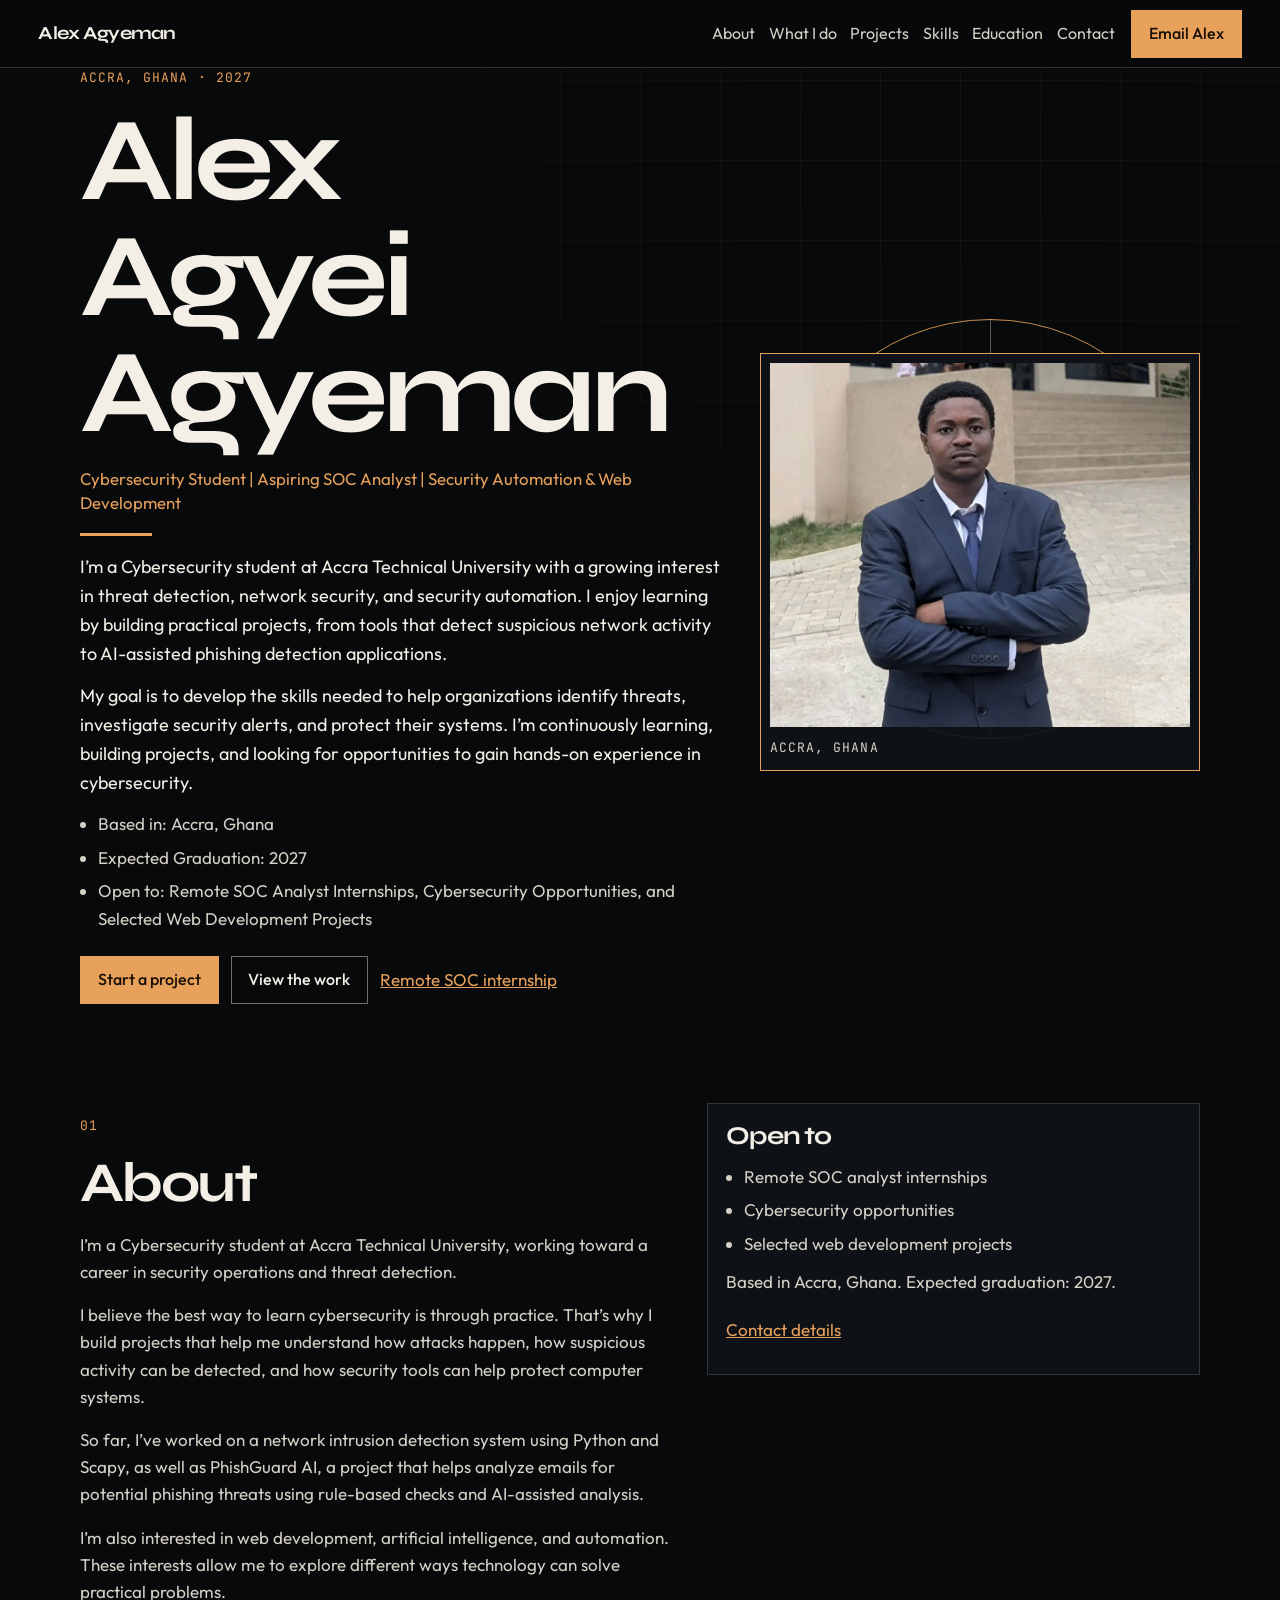
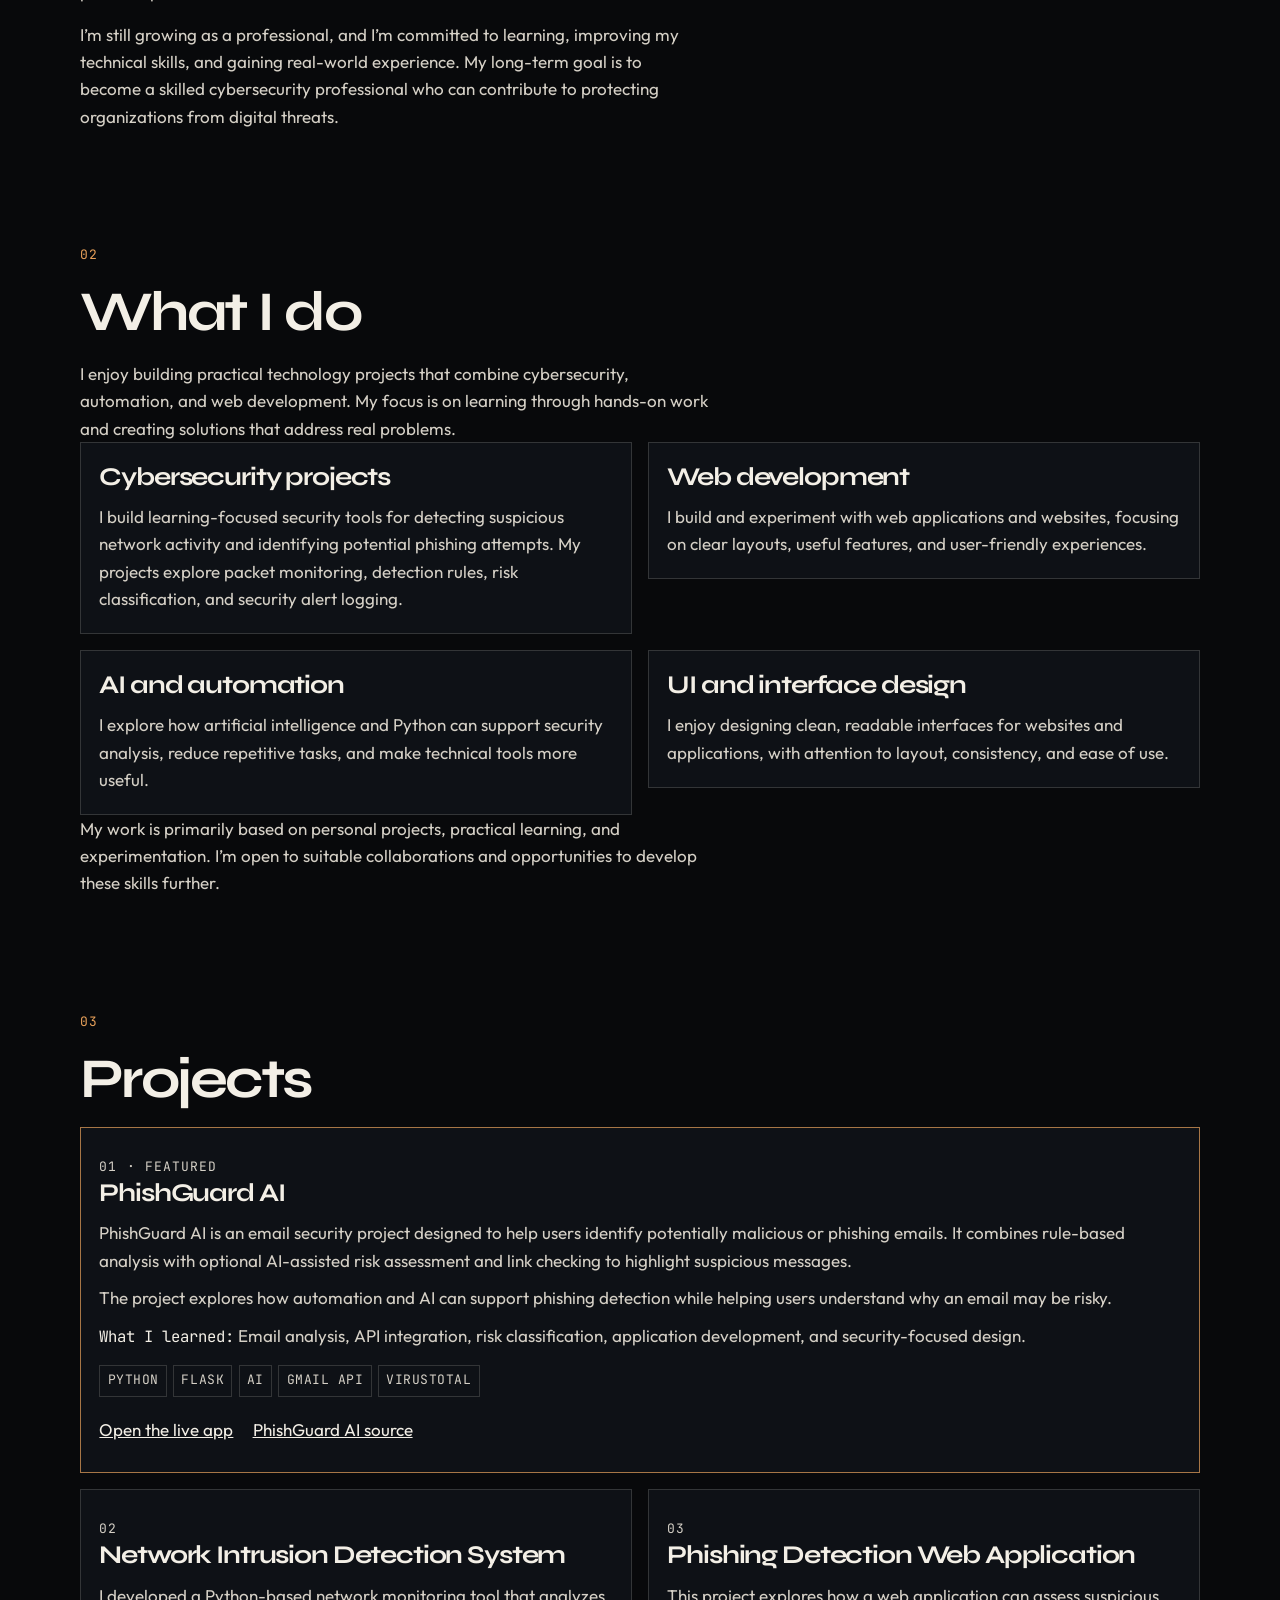
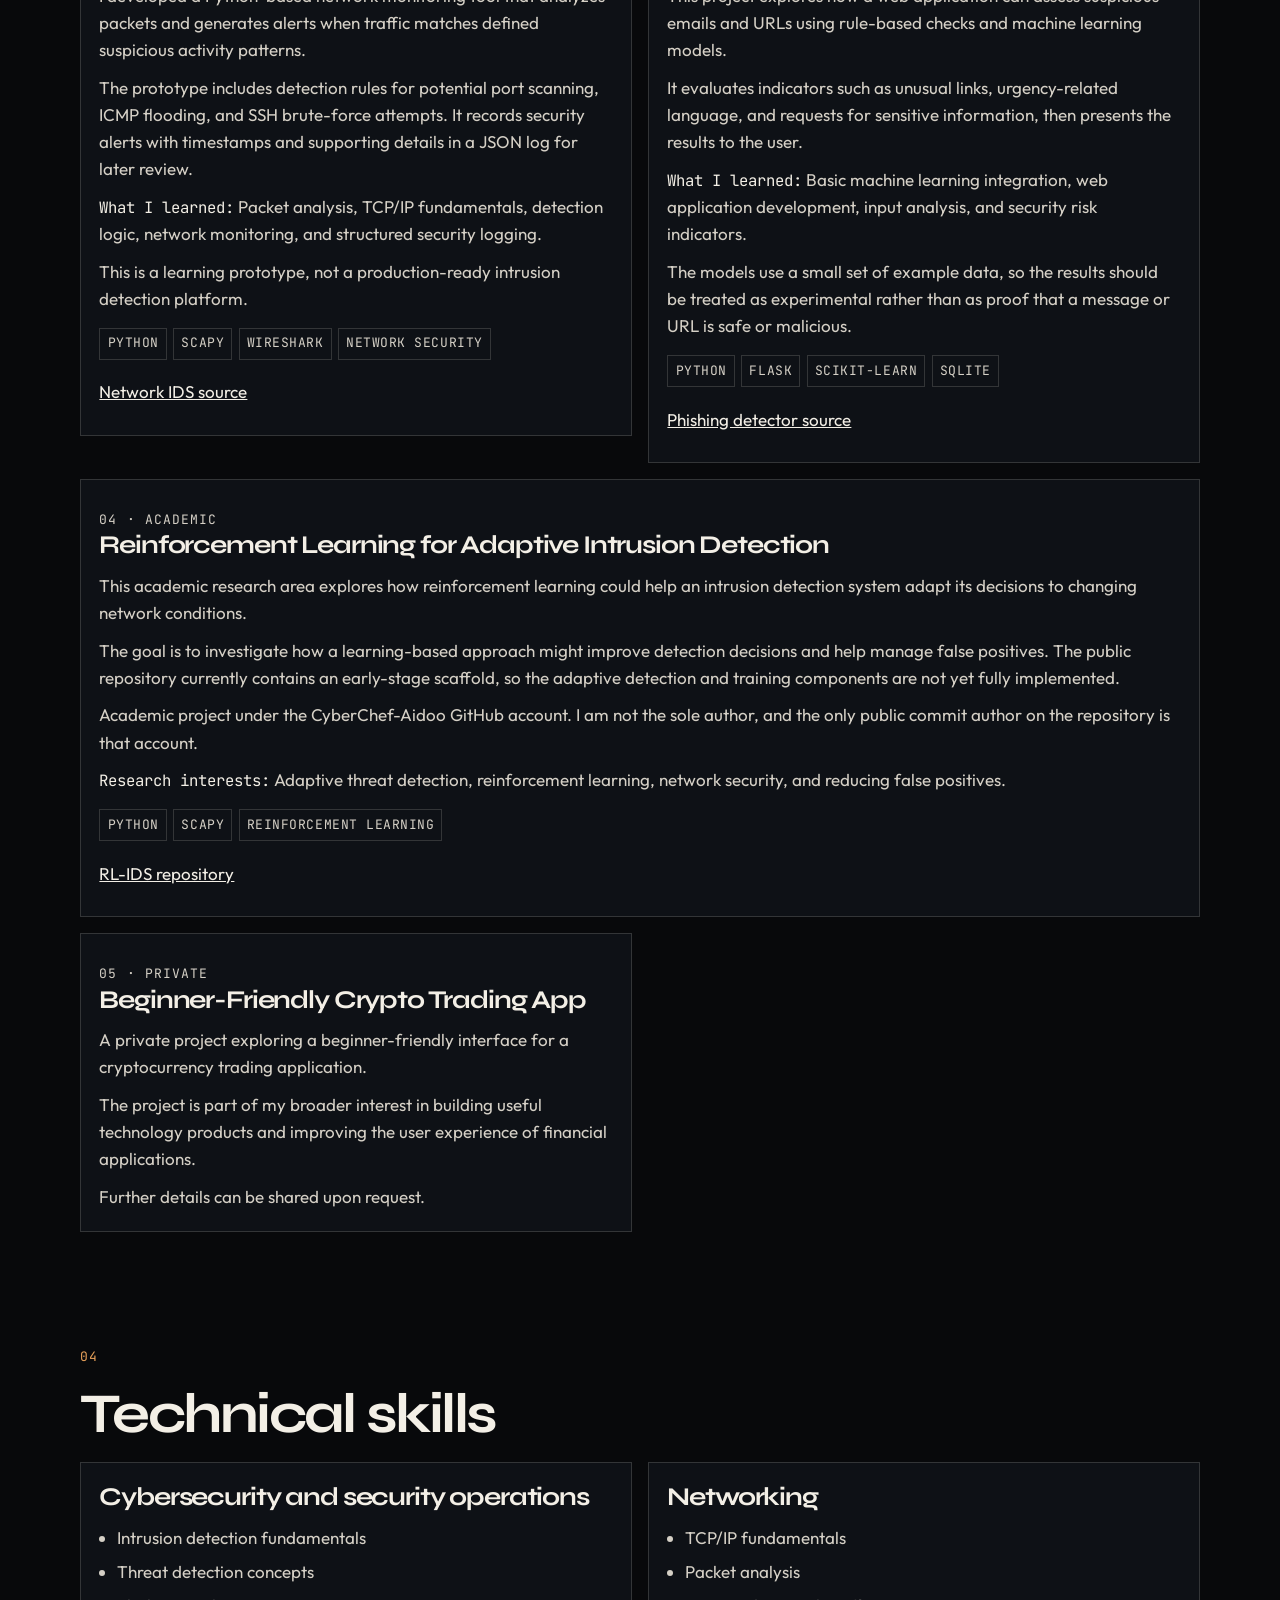
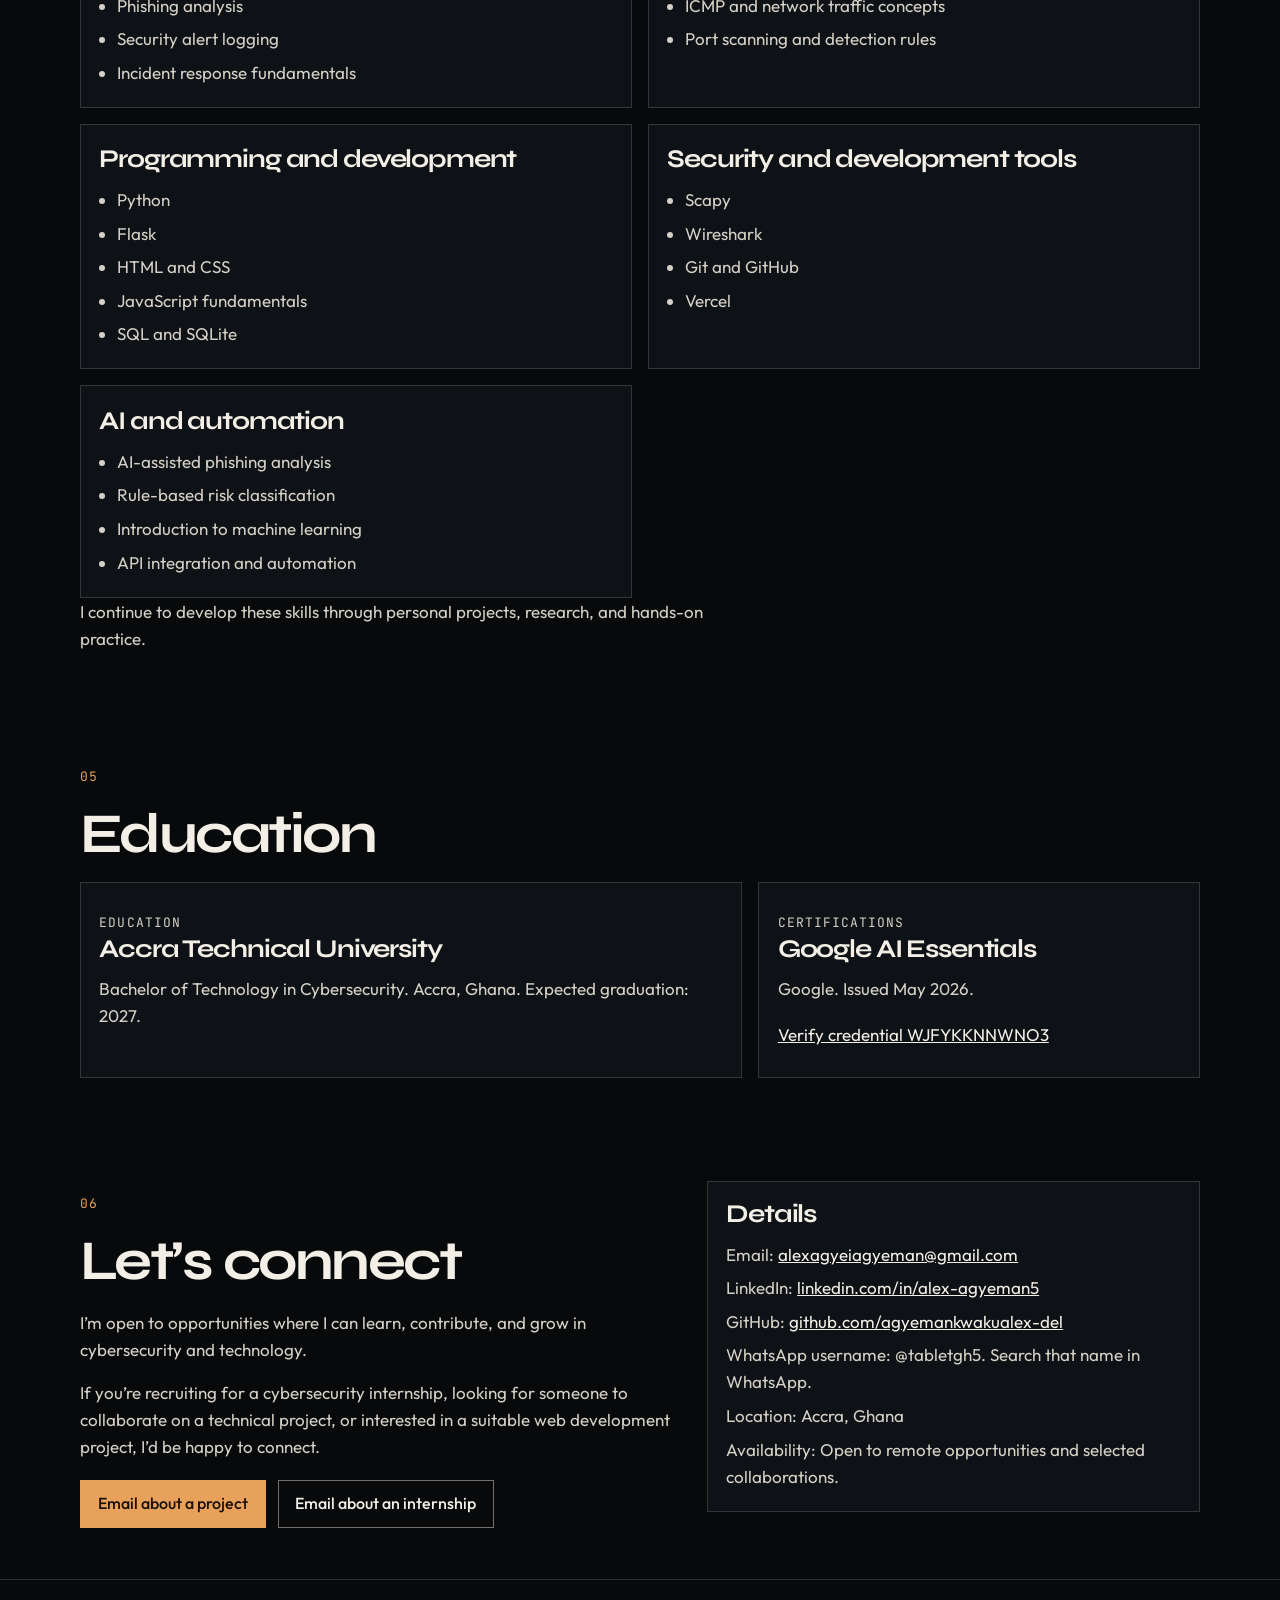
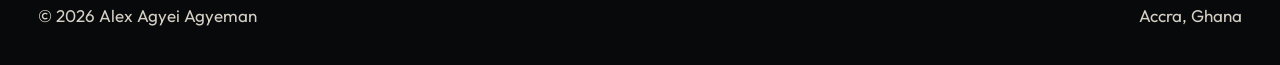
<file: index.html>
<!DOCTYPE html>
<html lang="en">
<head>
  <meta charset="utf-8">
  <meta name="viewport" content="width=device-width, initial-scale=1">
  <title>Alex Agyei Agyeman — Aspiring SOC Analyst</title>
  <meta name="description" content="Aspiring SOC analyst and cybersecurity student in Accra. Threat detection, network security, and security automation.">
  <meta name="author" content="Alex Agyei Agyeman">
  <meta name="theme-color" content="#08090b">
  <meta name="robots" content="index, follow">
  <link rel="canonical" href="https://alex-agyeman.vercel.app/">
  <link rel="me" href="https://github.com/agyemankwakualex-del">
  <link rel="me" href="https://www.linkedin.com/in/alex-agyeman5">
  <meta property="og:title" content="Alex Agyei Agyeman — Aspiring SOC Analyst">
  <meta property="og:description" content="Aspiring SOC analyst and cybersecurity student in Accra. Threat detection, network security, and security automation.">
  <meta property="og:type" content="website">
  <meta property="og:url" content="https://alex-agyeman.vercel.app/">
  <meta property="og:image" content="https://alex-agyeman.vercel.app/assets/og.jpg">
  <meta property="og:image:width" content="1200">
  <meta property="og:image:height" content="630">
  <meta property="og:image:alt" content="Alex Agyei Agyeman, aspiring SOC analyst and cybersecurity student in Accra, Ghana.">
  <meta name="twitter:card" content="summary_large_image">
  <meta name="twitter:title" content="Alex Agyei Agyeman — Aspiring SOC Analyst">
  <meta name="twitter:description" content="Aspiring SOC analyst and cybersecurity student in Accra. Threat detection, network security, and security automation.">
  <meta name="twitter:image" content="https://alex-agyeman.vercel.app/assets/og.jpg">
  <meta name="twitter:image:alt" content="Alex Agyei Agyeman, aspiring SOC analyst and cybersecurity student in Accra, Ghana.">
  <link rel="icon" href="favicon.svg" type="image/svg+xml">
  <link rel="icon" href="favicon.ico" sizes="48x48">
  <link rel="apple-touch-icon" href="apple-touch-icon.png">
  <link rel="preload" href="assets/fonts/syne-latin-700-normal.woff2" as="font" type="font/woff2" crossorigin>
  <link rel="preload" href="assets/fonts/outfit-latin-400-normal.woff2" as="font" type="font/woff2" crossorigin>
  <link rel="preload" href="assets/alex-agyei-agyeman.webp" as="image" type="image/webp" fetchpriority="high">
  <link rel="stylesheet" href="css/styles.css">
  <script type="application/ld+json">
  {
    "@context": "https://schema.org",
    "@type": "Person",
    "name": "Alex Agyei Agyeman",
    "url": "https://alex-agyeman.vercel.app/",
    "image": "https://alex-agyeman.vercel.app/assets/alex-agyei-agyeman.jpg",
    "email": "alexagyeiagyeman@gmail.com",
    "jobTitle": "Aspiring SOC Analyst and Cybersecurity Student",
    "description": "Aspiring SOC analyst and cybersecurity student at Accra Technical University in Accra, Ghana.",
    "address": {
      "@type": "PostalAddress",
      "addressLocality": "Accra",
      "addressCountry": "GH"
    },
    "alumniOf": {
      "@type": "CollegeOrUniversity",
      "name": "Accra Technical University"
    },
    "hasCredential": {
      "@type": "EducationalOccupationalCredential",
      "name": "Google AI Essentials",
      "credentialCategory": "certificate",
      "dateIssued": "2026-05",
      "identifier": "WJFYKKNNWNO3",
      "url": "https://www.coursera.org/account/accomplishments/verify/WJFYKKNNWNO3"
    },
    "knowsAbout": [
      "Cybersecurity",
      "Security operations",
      "Threat detection",
      "Network security",
      "Phishing analysis",
      "Web development",
      "Artificial intelligence"
    ],
    "sameAs": [
      "https://www.linkedin.com/in/alex-agyeman5",
      "https://github.com/agyemankwakualex-del"
    ]
  }
  </script>
  <script>
    (function () {
      var root = document.documentElement;
      root.classList.add("js");
      var reduce = false;
      try { reduce = window.matchMedia("(prefers-reduced-motion: reduce)").matches; } catch (e) {}
      var conn = navigator.connection || navigator.mozConnection || navigator.webkitConnection || {};
      var lowMem = navigator.deviceMemory && navigator.deviceMemory <= 2;
      var lowCores = navigator.hardwareConcurrency && navigator.hardwareConcurrency <= 2;
      var low = !!(conn.saveData || lowMem || lowCores);
      var gl = false;
      try {
        var test = document.createElement("canvas");
        var ctx = test.getContext("webgl2") || test.getContext("webgl") || test.getContext("experimental-webgl");
        gl = !!ctx;
        if (ctx) {
          var lose = ctx.getExtension("WEBGL_lose_context");
          if (lose) lose.loseContext();
        }
      } catch (err) {}
      root.classList.add(!reduce && !low && gl ? "is-3d" : "is-static");
    })();
  </script>
</head>
<body>
  <a class="skip" href="#content">Skip to content</a>
  <div class="progress" aria-hidden="true"><span></span></div>
  <canvas id="scene" aria-hidden="true"></canvas>

  <header class="site-header">
    <a class="wordmark" href="#top">Alex Agyeman</a>
    <nav id="site-nav" aria-label="Primary">
      <button class="nav-toggle" type="button" aria-expanded="false" aria-controls="nav-list">
        <span class="nav-toggle-label">Menu</span>
      </button>
      <ul id="nav-list" class="nav-list">
        <li><a href="#about">About</a></li>
        <li><a href="#services">What I do</a></li>
        <li><a href="#work">Projects</a></li>
        <li><a href="#skills">Skills</a></li>
        <li><a href="#education">Education</a></li>
        <li><a href="#contact">Contact</a></li>
      </ul>
    </nav>
    <a class="header-cta button button-primary" href="mailto:alexagyeiagyeman@gmail.com?subject=Freelance%20project">Email Alex</a>
  </header>

  <main id="content">
    <section class="hero" id="top">
      <div class="panel" data-panel>
        <div class="hero-grid">
          <div class="hero-copy reveal">
            <p class="kicker">Accra, Ghana · 2027</p>
            <h1>
              <span>Alex</span>
              <span>Agyei</span>
              <span>Agyeman</span>
            </h1>
            <p class="hero-role">Cybersecurity Student | Aspiring SOC Analyst | Security Automation &amp; Web Development</p>
            <hr class="hero-rule">
            <p class="lede">I’m a Cybersecurity student at Accra Technical University with a growing interest in threat detection, network security, and security automation. I enjoy learning by building practical projects, from tools that detect suspicious network activity to AI-assisted phishing detection applications.</p>
            <p class="lede">My goal is to develop the skills needed to help organizations identify threats, investigate security alerts, and protect their systems. I’m continuously learning, building projects, and looking for opportunities to gain hands-on experience in cybersecurity.</p>
            <ul class="plain-list hero-facts">
              <li>Based in: Accra, Ghana</li>
              <li>Expected Graduation: 2027</li>
              <li>Open to: Remote SOC Analyst Internships, Cybersecurity Opportunities, and Selected Web Development Projects</li>
            </ul>
            <div class="actions">
              <a class="button button-primary" href="mailto:alexagyeiagyeman@gmail.com?subject=Freelance%20project">Start a project</a>
              <a class="button button-ghost" href="#work">View the work</a>
              <a class="text-link" href="#contact">Remote SOC internship</a>
            </div>
          </div>
          <div class="hero-visual reveal">
            <div class="hero-mark" aria-hidden="true">
              <span class="ring ring-a"></span>
              <span class="ring ring-b"></span>
              <span class="ring ring-c"></span>
              <span class="diamond"></span>
              <span class="cross"></span>
              <span class="core-dot"></span>
            </div>
            <figure class="portrait tilt" data-tilt>
              <picture>
                <source srcset="assets/alex-agyei-agyeman.webp" type="image/webp">
                <img src="assets/alex-agyei-agyeman.jpg" width="960" height="832" alt="Alex Agyei Agyeman in a navy suit and blue tie, standing outdoors with his arms crossed." fetchpriority="high">
              </picture>
              <figcaption>Accra, Ghana</figcaption>
            </figure>
          </div>
        </div>
      </div>
    </section>

    <section class="section" id="about">
      <div class="panel" data-panel>
        <div class="wrap split">
          <div class="reveal">
            <div class="section-heading">
              <p class="section-index">01</p>
              <h2>About</h2>
            </div>
            <p class="prose">I’m a Cybersecurity student at Accra Technical University, working toward a career in security operations and threat detection.</p>
            <p class="prose">I believe the best way to learn cybersecurity is through practice. That’s why I build projects that help me understand how attacks happen, how suspicious activity can be detected, and how security tools can help protect computer systems.</p>
            <p class="prose">So far, I’ve worked on a network intrusion detection system using Python and Scapy, as well as PhishGuard AI, a project that helps analyze emails for potential phishing threats using rule-based checks and AI-assisted analysis.</p>
            <p class="prose">I’m also interested in web development, artificial intelligence, and automation. These interests allow me to explore different ways technology can solve practical problems.</p>
            <p class="prose">I’m still growing as a professional, and I’m committed to learning, improving my technical skills, and gaining real-world experience. My long-term goal is to become a skilled cybersecurity professional who can contribute to protecting organizations from digital threats.</p>
          </div>
          <div class="reveal">
            <article class="contact-card">
              <h3>Open to</h3>
              <ul class="plain-list">
                <li>Remote SOC analyst internships</li>
                <li>Cybersecurity opportunities</li>
                <li>Selected web development projects</li>
              </ul>
              <p>Based in Accra, Ghana. Expected graduation: 2027.</p>
              <p><a class="text-link" href="#contact">Contact details</a></p>
            </article>
          </div>
        </div>
      </div>
    </section>

    <section class="section" id="services">
      <div class="panel" data-panel>
        <div class="wrap">
          <div class="section-heading reveal">
            <p class="section-index">02</p>
            <h2>What I do</h2>
          </div>
          <p class="prose reveal">I enjoy building practical technology projects that combine cybersecurity, automation, and web development. My focus is on learning through hands-on work and creating solutions that address real problems.</p>
          <div class="service-list">
            <div class="tilt" data-tilt>
              <article class="service">
                <h3>Cybersecurity projects</h3>
                <p>I build learning-focused security tools for detecting suspicious network activity and identifying potential phishing attempts. My projects explore packet monitoring, detection rules, risk classification, and security alert logging.</p>
              </article>
            </div>
            <div class="tilt" data-tilt>
              <article class="service">
                <h3>Web development</h3>
                <p>I build and experiment with web applications and websites, focusing on clear layouts, useful features, and user-friendly experiences.</p>
              </article>
            </div>
            <div class="tilt" data-tilt>
              <article class="service">
                <h3>AI and automation</h3>
                <p>I explore how artificial intelligence and Python can support security analysis, reduce repetitive tasks, and make technical tools more useful.</p>
              </article>
            </div>
            <div class="tilt" data-tilt>
              <article class="service">
                <h3>UI and interface design</h3>
                <p>I enjoy designing clean, readable interfaces for websites and applications, with attention to layout, consistency, and ease of use.</p>
              </article>
            </div>
          </div>
          <p class="prose reveal">My work is primarily based on personal projects, practical learning, and experimentation. I’m open to suitable collaborations and opportunities to develop these skills further.</p>
        </div>
      </div>
    </section>

    <section class="section" id="work">
      <div class="panel" data-panel>
        <div class="wrap">
          <div class="section-heading reveal">
            <p class="section-index">03</p>
            <h2>Projects</h2>
          </div>
          <div class="project-list">
            <div class="tilt span-2" data-tilt>
              <article class="project project-flagship" id="phishguard">
                <p class="project-index">01 · Featured</p>
                <h3>PhishGuard AI</h3>
                <p>PhishGuard AI is an email security project designed to help users identify potentially malicious or phishing emails. It combines rule-based analysis with optional AI-assisted risk assessment and link checking to highlight suspicious messages.</p>
                <p>The project explores how automation and AI can support phishing detection while helping users understand why an email may be risky.</p>
                <p><span class="meta">What I learned:</span> Email analysis, API integration, risk classification, application development, and security-focused design.</p>
                <ul class="chips" aria-label="PhishGuard AI tools">
                  <li>Python</li>
                  <li>Flask</li>
                  <li>AI</li>
                  <li>Gmail API</li>
                  <li>VirusTotal</li>
                </ul>
                <p class="project-links">
                  <a href="https://phishguard-ai-lemon.vercel.app" target="_blank" rel="noopener noreferrer">Open the live app<span class="sr"> (opens in a new tab)</span></a>
                  <a href="https://github.com/agyemankwakualex-del/phishguard-ai" target="_blank" rel="noopener noreferrer">PhishGuard AI source<span class="sr"> (opens in a new tab)</span></a>
                </p>
              </article>
            </div>

            <div class="tilt" data-tilt>
              <article class="project" id="network-ids">
                <p class="project-index">02</p>
                <h3>Network Intrusion Detection System</h3>
                <p>I developed a Python-based network monitoring tool that analyzes packets and generates alerts when traffic matches defined suspicious activity patterns.</p>
                <p>The prototype includes detection rules for potential port scanning, ICMP flooding, and SSH brute-force attempts. It records security alerts with timestamps and supporting details in a JSON log for later review.</p>
                <p><span class="meta">What I learned:</span> Packet analysis, TCP/IP fundamentals, detection logic, network monitoring, and structured security logging.</p>
                <p>This is a learning prototype, not a production-ready intrusion detection platform.</p>
                <ul class="chips" aria-label="Network intrusion detection tools">
                  <li>Python</li>
                  <li>Scapy</li>
                  <li>Wireshark</li>
                  <li>Network security</li>
                </ul>
                <p class="project-links">
                  <a href="https://github.com/agyemankwakualex-del/network-ids-project" target="_blank" rel="noopener noreferrer">Network IDS source<span class="sr"> (opens in a new tab)</span></a>
                </p>
              </article>
            </div>

            <div class="tilt" data-tilt>
              <article class="project" id="phishing-detector">
                <p class="project-index">03</p>
                <h3>Phishing Detection Web Application</h3>
                <p>This project explores how a web application can assess suspicious emails and URLs using rule-based checks and machine learning models.</p>
                <p>It evaluates indicators such as unusual links, urgency-related language, and requests for sensitive information, then presents the results to the user.</p>
                <p><span class="meta">What I learned:</span> Basic machine learning integration, web application development, input analysis, and security risk indicators.</p>
                <p>The models use a small set of example data, so the results should be treated as experimental rather than as proof that a message or URL is safe or malicious.</p>
                <ul class="chips" aria-label="Phishing detection tools">
                  <li>Python</li>
                  <li>Flask</li>
                  <li>Scikit-learn</li>
                  <li>SQLite</li>
                </ul>
                <p class="project-links">
                  <a href="https://github.com/agyemankwakualex-del/phishing-detector" target="_blank" rel="noopener noreferrer">Phishing detector source<span class="sr"> (opens in a new tab)</span></a>
                </p>
              </article>
            </div>

            <div class="tilt span-2" data-tilt>
              <article class="project" id="rl-ids">
                <p class="project-index">04 · Academic</p>
                <h3>Reinforcement Learning for Adaptive Intrusion Detection</h3>
                <p>This academic research area explores how reinforcement learning could help an intrusion detection system adapt its decisions to changing network conditions.</p>
                <p>The goal is to investigate how a learning-based approach might improve detection decisions and help manage false positives. The public repository currently contains an early-stage scaffold, so the adaptive detection and training components are not yet fully implemented.</p>
                <p>Academic project under the CyberChef-Aidoo GitHub account. I am not the sole author, and the only public commit author on the repository is that account.</p>
                <p><span class="meta">Research interests:</span> Adaptive threat detection, reinforcement learning, network security, and reducing false positives.</p>
                <ul class="chips" aria-label="Adaptive intrusion detection topics">
                  <li>Python</li>
                  <li>Scapy</li>
                  <li>Reinforcement learning</li>
                </ul>
                <p class="project-links">
                  <a href="https://github.com/CyberChef-Aidoo/RL_IDS" target="_blank" rel="noopener noreferrer">RL-IDS repository<span class="sr"> (opens in a new tab)</span></a>
                </p>
              </article>
            </div>

            <div class="tilt" data-tilt>
              <article class="project" id="crypto-app">
                <p class="project-index">05 · Private</p>
                <h3>Beginner-Friendly Crypto Trading App</h3>
                <p>A private project exploring a beginner-friendly interface for a cryptocurrency trading application.</p>
                <p>The project is part of my broader interest in building useful technology products and improving the user experience of financial applications.</p>
                <p>Further details can be shared upon request.</p>
              </article>
            </div>
          </div>
        </div>
      </div>
    </section>

    <section class="section" id="skills">
      <div class="panel" data-panel>
        <div class="wrap">
          <div class="section-heading reveal">
            <p class="section-index">04</p>
            <h2>Technical skills</h2>
          </div>
          <div class="skill-grid">
            <article class="skill reveal">
              <h3>Cybersecurity and security operations</h3>
              <ul>
                <li>Intrusion detection fundamentals</li>
                <li>Threat detection concepts</li>
                <li>Phishing analysis</li>
                <li>Security alert logging</li>
                <li>Incident response fundamentals</li>
              </ul>
            </article>
            <article class="skill reveal">
              <h3>Networking</h3>
              <ul>
                <li>TCP/IP fundamentals</li>
                <li>Packet analysis</li>
                <li>ICMP and network traffic concepts</li>
                <li>Port scanning and detection rules</li>
              </ul>
            </article>
            <article class="skill reveal">
              <h3>Programming and development</h3>
              <ul>
                <li>Python</li>
                <li>Flask</li>
                <li>HTML and CSS</li>
                <li>JavaScript fundamentals</li>
                <li>SQL and SQLite</li>
              </ul>
            </article>
            <article class="skill reveal">
              <h3>Security and development tools</h3>
              <ul>
                <li>Scapy</li>
                <li>Wireshark</li>
                <li>Git and GitHub</li>
                <li>Vercel</li>
              </ul>
            </article>
            <article class="skill reveal">
              <h3>AI and automation</h3>
              <ul>
                <li>AI-assisted phishing analysis</li>
                <li>Rule-based risk classification</li>
                <li>Introduction to machine learning</li>
                <li>API integration and automation</li>
              </ul>
            </article>
          </div>
          <p class="prose reveal">I continue to develop these skills through personal projects, research, and hands-on practice.</p>
        </div>
      </div>
    </section>

    <section class="section" id="education">
      <div class="panel" data-panel>
        <div class="wrap">
          <div class="section-heading reveal">
            <p class="section-index">05</p>
            <h2>Education</h2>
          </div>
          <div class="edu-grid">
            <article class="edu reveal">
              <p class="project-index">Education</p>
              <h3>Accra Technical University</h3>
              <p>Bachelor of Technology in Cybersecurity. Accra, Ghana. Expected graduation: 2027.</p>
            </article>
            <article class="edu reveal">
              <p class="project-index">Certifications</p>
              <h3>Google AI Essentials</h3>
              <p>Google. Issued May 2026.</p>
              <p class="project-links">
                <a href="https://www.coursera.org/account/accomplishments/verify/WJFYKKNNWNO3" target="_blank" rel="noopener noreferrer">Verify credential WJFYKKNNWNO3<span class="sr"> (opens in a new tab)</span></a>
              </p>
            </article>
          </div>
        </div>
      </div>
    </section>

    <section class="section" id="contact">
      <div class="panel" data-panel>
        <div class="wrap split">
          <div class="reveal">
            <div class="section-heading">
              <p class="section-index">06</p>
            <h2>Let’s connect</h2>
          </div>
          <p class="prose">I’m open to opportunities where I can learn, contribute, and grow in cybersecurity and technology.</p>
          <p class="prose">If you’re recruiting for a cybersecurity internship, looking for someone to collaborate on a technical project, or interested in a suitable web development project, I’d be happy to connect.</p>
          <div class="contact-actions">
            <a class="button button-primary" href="mailto:alexagyeiagyeman@gmail.com?subject=Freelance%20project">Email about a project</a>
            <a class="button button-ghost" href="mailto:alexagyeiagyeman@gmail.com?subject=Remote%20SOC%20analyst%20internship">Email about an internship</a>
          </div>
        </div>
        <div class="reveal">
          <article class="contact-card">
            <h3>Details</h3>
            <ul class="contact-list">
              <li>Email: <a href="mailto:alexagyeiagyeman@gmail.com">alexagyeiagyeman@gmail.com</a></li>
              <li>LinkedIn: <a href="https://www.linkedin.com/in/alex-agyeman5" target="_blank" rel="noopener noreferrer">linkedin.com/in/alex-agyeman5<span class="sr"> (opens in a new tab)</span></a></li>
              <li>GitHub: <a href="https://github.com/agyemankwakualex-del" target="_blank" rel="noopener noreferrer">github.com/agyemankwakualex-del<span class="sr"> (opens in a new tab)</span></a></li>
              <li>WhatsApp username: @tabletgh5. Search that name in WhatsApp.</li>
              <li>Location: Accra, Ghana</li>
              <li>Availability: Open to remote opportunities and selected collaborations.</li>
            </ul>
          </article>
        </div>
        </div>
      </div>
    </section>
  </main>

  <footer class="site-footer">
    <p>© 2026 Alex Agyei Agyeman</p>
    <p>Accra, Ghana</p>
  </footer>
  <script src="js/main.js" defer></script>
</body>
</html>
</file>
<file: css/styles.css>
@font-face {
  font-family: "Syne";
  font-style: normal;
  font-weight: 600;
  font-display: optional;
  src: url("../assets/fonts/syne-latin-600-normal.woff2") format("woff2");
}

@font-face {
  font-family: "Syne";
  font-style: normal;
  font-weight: 700;
  font-display: optional;
  src: url("../assets/fonts/syne-latin-700-normal.woff2") format("woff2");
}

@font-face {
  font-family: "Outfit";
  font-style: normal;
  font-weight: 400;
  font-display: optional;
  src: url("../assets/fonts/outfit-latin-400-normal.woff2") format("woff2");
}

@font-face {
  font-family: "Outfit";
  font-style: normal;
  font-weight: 500;
  font-display: optional;
  src: url("../assets/fonts/outfit-latin-500-normal.woff2") format("woff2");
}

@font-face {
  font-family: "JetBrains Mono";
  font-style: normal;
  font-weight: 400;
  font-display: optional;
  src: url("../assets/fonts/jetbrains-mono-latin-400-normal.woff2") format("woff2");
}

:root {
  --ink: #08090b;
  --ink-2: #101318;
  --paper: #f3efe6;
  --muted: #d5d0c6;
  --line: rgba(243, 239, 230, 0.16);
  --copper: #e8a15a;
  --copper-ink: #1a1008;
  --cyan: #9be7d8;
  --display: "Syne", "Avenir Next", "Segoe UI", sans-serif;
  --sans: "Outfit", "Segoe UI", sans-serif;
  --mono: "JetBrains Mono", "SFMono-Regular", ui-monospace, monospace;
  --header: 4.25rem;
  --pad: clamp(1.1rem, 3vw, 2.4rem);
  --max: 1120px;
  color-scheme: dark;
}

*,
*::before,
*::after {
  box-sizing: border-box;
}

html {
  scroll-behavior: auto;
}

@media (prefers-reduced-motion: no-preference) {
  html {
    scroll-behavior: smooth;
  }
}

body {
  margin: 0;
  min-height: 100vh;
  background: var(--ink);
  color: var(--paper);
  font-family: var(--sans);
  font-size: 1.0625rem;
  line-height: 1.6;
  font-weight: 400;
  overflow-x: clip;
}

body::before {
  content: "";
  position: fixed;
  inset: 0;
  z-index: 0;
  pointer-events: none;
  background-image:
    linear-gradient(rgba(243, 239, 230, 0.045) 1px, transparent 1px),
    linear-gradient(90deg, rgba(243, 239, 230, 0.045) 1px, transparent 1px);
  background-size: 80px 80px;
  mask-image: radial-gradient(ellipse at 72% 18%, #000 0%, transparent 70%);
}

img {
  max-width: 100%;
}

a {
  color: var(--paper);
}

a:hover {
  color: var(--copper);
}

:focus-visible {
  outline: 2px solid var(--paper);
  outline-offset: 3px;
}

.skip {
  position: absolute;
  left: 1rem;
  top: -4rem;
  z-index: 40;
  background: var(--copper);
  color: var(--copper-ink);
  padding: 0.65rem 0.9rem;
  text-decoration: none;
  font-weight: 500;
}

.skip:focus {
  top: 0.6rem;
}

.sr {
  position: absolute;
  width: 1px;
  height: 1px;
  padding: 0;
  margin: -1px;
  overflow: hidden;
  clip: rect(0, 0, 0, 0);
  white-space: nowrap;
  border: 0;
}

#scene {
  position: fixed;
  inset: 0;
  width: 100%;
  height: 100%;
  z-index: 0;
  pointer-events: none;
  display: none;
}

.is-3d #scene {
  display: block;
}

.progress {
  position: fixed;
  top: 0;
  left: 0;
  right: 0;
  height: 2px;
  z-index: 30;
  pointer-events: none;
}

.progress span {
  display: block;
  height: 100%;
  width: 100%;
  background: var(--copper);
  transform: scaleX(0);
  transform-origin: 0 50%;
}

.site-header,
main,
.site-footer {
  position: relative;
  z-index: 1;
}

.site-header {
  position: sticky;
  top: 0;
  z-index: 10;
  display: flex;
  align-items: center;
  justify-content: space-between;
  gap: 1rem;
  min-height: var(--header);
  padding: 0.6rem var(--pad);
  background: rgba(8, 9, 11, 0.94);
  border-bottom: 1px solid var(--line);
}

.wordmark {
  font-family: var(--display);
  font-weight: 700;
  letter-spacing: -0.04em;
  text-decoration: none;
  color: var(--paper);
  font-size: 1.15rem;
}

.wordmark:hover {
  color: var(--paper);
}

.nav-toggle {
  min-width: 48px;
  min-height: 48px;
  padding: 0 0.9rem;
  border: 1px solid var(--line);
  background: transparent;
  color: var(--paper);
  font-family: var(--mono);
  font-size: 0.8125rem;
  letter-spacing: 0.06em;
  text-transform: uppercase;
  cursor: pointer;
}

.nav-list {
  list-style: none;
  margin: 0;
  padding: 0;
  display: none;
}

#site-nav.is-open .nav-list {
  display: grid;
  position: absolute;
  top: 100%;
  left: 0;
  right: 0;
  padding: 0.4rem var(--pad) 1rem;
  background: rgba(8, 9, 11, 0.98);
  border-bottom: 1px solid var(--line);
}

.nav-list a {
  display: inline-flex;
  align-items: center;
  min-height: 44px;
  text-decoration: none;
  color: var(--muted);
  font-size: 1rem;
}

.nav-list a:hover,
.nav-list a[aria-current="true"] {
  color: var(--paper);
}

.nav-list a[aria-current="true"] {
  box-shadow: inset 0 -2px 0 var(--copper);
}

.header-cta {
  display: none;
}

.wrap {
  width: min(var(--max), calc(100% - var(--pad) * 2));
  margin-inline: auto;
}

main section {
  scroll-margin-top: 5.5rem;
  overflow: clip;
}

.panel {
  transform-origin: 50% 0%;
}

.hero {
  padding: 1.5rem 0 3rem;
}

.hero .panel {
  width: 100%;
}

.hero-grid {
  display: grid;
  gap: 2rem;
  position: relative;
  padding-inline: var(--pad);
}

.kicker,
.section-index,
.project-index,
figcaption,
.chips {
  font-family: var(--mono);
  font-size: 0.8125rem;
  letter-spacing: 0.08em;
  text-transform: uppercase;
}

.meta {
  font-family: var(--mono);
  font-size: 0.92em;
  letter-spacing: 0;
  text-transform: none;
  color: var(--paper);
}

.kicker {
  margin: 0 0 0.9rem;
  color: var(--copper);
}

h1,
h2,
h3 {
  font-family: var(--display);
  font-weight: 700;
  letter-spacing: -0.045em;
  line-height: 0.92;
  margin: 0;
}

h1 {
  font-size: clamp(3.3rem, 12vw, 7.4rem);
  line-height: 0.98;
}

.page-404 h1 {
  font-size: clamp(2.5rem, 7vw, 4.6rem);
  max-width: 14ch;
  line-height: 1.02;
}

h1 span {
  display: block;
}

h2 {
  font-size: clamp(2.1rem, 5vw, 3.5rem);
}

h3 {
  font-size: clamp(1.45rem, 2vw, 1.85rem);
  line-height: 1.05;
}

.hero-rule {
  width: 4.5rem;
  height: 3px;
  margin: 1.15rem 0 1.1rem;
  background: var(--copper);
  border: 0;
}

.lede,
.prose {
  max-width: 40rem;
  color: var(--muted);
  margin: 0;
}

.lede {
  font-size: 1.125rem;
  color: var(--paper);
}

.hero-role {
  margin: 1rem 0 0;
  max-width: 36rem;
  color: var(--copper);
  font-size: 1.05rem;
  line-height: 1.4;
}

.hero .lede + .lede {
  margin-top: 0.85rem;
}

.hero-facts {
  margin-top: 1rem;
  color: var(--muted);
}

.actions {
  display: flex;
  flex-wrap: wrap;
  gap: 0.75rem;
  margin-top: 1.5rem;
}

.button {
  display: inline-flex;
  align-items: center;
  justify-content: center;
  min-height: 48px;
  padding: 0.7rem 1.05rem;
  text-decoration: none;
  border: 1px solid var(--copper);
  font-weight: 500;
  font-size: 1rem;
  line-height: 1.2;
}

.button-primary {
  background: var(--copper);
  color: var(--copper-ink);
}

.button-primary:hover {
  background: #f0b56f;
  color: var(--copper-ink);
}

.button-ghost {
  background: transparent;
  color: var(--paper);
  border-color: rgba(243, 239, 230, 0.45);
}

.button-ghost:hover {
  border-color: var(--copper);
  color: var(--paper);
}

.text-link {
  display: inline-flex;
  align-items: center;
  min-height: 48px;
  color: var(--copper);
}

.hero-visual {
  position: relative;
  min-height: 280px;
}

.hero-mark {
  position: absolute;
  inset: 4% 0 auto auto;
  width: min(100%, 420px);
  aspect-ratio: 1;
  pointer-events: none;
  z-index: 0;
}

.is-3d.scene-ready .hero-mark {
  opacity: 0;
  transition: opacity 0.6s ease;
}

.ring,
.diamond,
.cross,
.core-dot {
  position: absolute;
  border-radius: 50%;
}

.ring-a,
.ring-b,
.ring-c {
  border: 1px solid rgba(232, 161, 90, 0.85);
}

.ring-a { inset: 0; }
.ring-b { inset: 12%; border-color: rgba(155, 231, 216, 0.8); }
.ring-c { inset: 27%; border-color: rgba(243, 239, 230, 0.45); }

.diamond {
  inset: 30%;
  border: 1px solid var(--copper);
  border-radius: 0;
  transform: rotate(45deg);
}

.cross {
  inset: 0;
  border-radius: 0;
  background:
    linear-gradient(var(--paper), var(--paper)) center / 1px 100% no-repeat,
    linear-gradient(var(--paper), var(--paper)) center / 100% 1px no-repeat;
  opacity: 0.35;
}

.core-dot {
  width: 10px;
  height: 10px;
  left: calc(50% - 5px);
  top: calc(50% - 5px);
  background: var(--cyan);
}

.portrait {
  position: relative;
  z-index: 1;
  margin: 12% 0 0;
  background: rgba(16, 19, 24, 0.92);
  border: 1px solid var(--copper);
  padding: 0.55rem 0.55rem 0.75rem;
}

.portrait img {
  display: block;
  width: 100%;
  height: auto;
}

.portrait figcaption {
  color: var(--muted);
  padding-top: 0.65rem;
}

.section {
  padding: 3.2rem 0;
}

.section-heading {
  display: flex;
  flex-direction: column;
  gap: 0.45rem;
  margin-bottom: 1.4rem;
}

.section-index {
  color: var(--copper);
}

.prose + .prose {
  margin-top: 1rem;
}

.split {
  display: grid;
  gap: 1.5rem;
}

.service-list,
.skill-grid,
.project-list,
.edu-grid {
  display: grid;
  gap: 1rem;
}

.service,
.skill,
.edu,
.project,
.contact-card {
  background: rgba(16, 19, 24, 0.92);
  border: 1px solid var(--line);
  padding: 1.2rem 1.15rem 1.3rem;
}

.service h3,
.skill h3,
.edu h3,
.project h3 {
  margin-bottom: 0.75rem;
  line-height: 1.15;
}

.service p,
.skill li,
.edu p,
.project p,
.project li,
.contact-card p,
.contact-card li {
  color: var(--muted);
}

.service p,
.project > p,
.edu p,
.contact-card p {
  margin: 0.65rem 0 0;
}

.facts,
.plain-list,
.skill ul,
.contact-list {
  margin: 0.8rem 0 0;
  padding-left: 1.1rem;
}

.facts li + li,
.plain-list li + li,
.skill li + li,
.contact-list li + li {
  margin-top: 0.4rem;
}

.chips {
  display: flex;
  flex-wrap: wrap;
  gap: 0.4rem;
  margin: 1rem 0 0;
  padding: 0;
  list-style: none;
}

.chips li {
  border: 1px solid var(--line);
  padding: 0.28rem 0.45rem;
  color: var(--muted);
  letter-spacing: 0.04em;
}

.project-index {
  margin: 0 0 0.7rem;
  color: var(--copper);
}

.project-flagship {
  border-color: rgba(232, 161, 90, 0.7);
}

.project-links {
  display: flex;
  flex-wrap: wrap;
  gap: 0.4rem 1.2rem;
  margin-top: 1rem;
}

.project-links a {
  display: inline-flex;
  align-items: center;
  min-height: 44px;
  color: var(--paper);
}

.tilt {
  height: 100%;
  position: relative;
  transform-style: preserve-3d;
}

.tilt::before {
  content: "";
  position: absolute;
  inset: 0;
  z-index: 2;
  pointer-events: none;
  background: radial-gradient(circle at var(--gx, 50%) var(--gy, 18%), rgba(243, 239, 230, 0.18), transparent 46%);
  opacity: 0;
}

.js:not(.is-static) .tilt {
  transform: perspective(1100px) rotateX(5deg) rotateY(-7deg);
}

.js:not(.is-static) .reveal {
  opacity: 0;
  transform: translateY(22px);
}

.js:not(.is-static) .hero .reveal,
.js:not(.is-static) .hero .reveal.is-in {
  opacity: 1;
  transform: none;
  transition: none;
}

.js:not(.is-static) .reveal.is-in {
  opacity: 1;
  transform: none;
  transition: opacity 0.65s ease, transform 0.65s cubic-bezier(0.16, 0.8, 0.2, 1);
}

.js:not(.is-static) .reveal.is-in:nth-child(2) { transition-delay: 0.06s; }
.js:not(.is-static) .reveal.is-in:nth-child(3) { transition-delay: 0.12s; }

.contact-list {
  list-style: none;
  padding-left: 0;
}

.contact-list a {
  overflow-wrap: anywhere;
}

.contact-actions {
  display: flex;
  flex-wrap: wrap;
  gap: 0.75rem;
  margin-top: 1.2rem;
}

.site-footer {
  padding: 1.4rem var(--pad) 2.2rem;
  border-top: 1px solid var(--line);
  color: var(--muted);
  display: flex;
  flex-wrap: wrap;
  gap: 0.4rem 1.2rem;
  justify-content: space-between;
}

.site-footer p {
  margin: 0;
}

@media (hover: hover) and (pointer: fine) {
  .js:not(.is-static) .tilt {
    transform: perspective(1100px) rotateX(var(--rx, 4deg)) rotateY(var(--ry, -6deg));
    transition: transform 0.12s linear;
  }

  .js:not(.is-static) .tilt:hover::before {
    opacity: 1;
  }
}

@media (min-width: 760px) {
  .split { grid-template-columns: 1.1fr 0.9fr; align-items: start; }
  .service-list { grid-template-columns: 1fr 1fr; }
  .skill-grid { grid-template-columns: 1fr 1fr; }
  .edu-grid { grid-template-columns: 1.2fr 0.8fr; }
  .project-list { grid-template-columns: 1fr 1fr; }
  .project-list > .span-2 { grid-column: 1 / -1; }
}

@media (min-width: 980px) {
  .nav-toggle { display: none; }

  #site-nav {
    display: block;
    margin-left: auto;
  }

  .nav-list,
  #site-nav.is-open .nav-list {
    display: flex;
    position: static;
    padding: 0;
    background: transparent;
    border: 0;
    gap: 0.15rem 0.85rem;
    flex-wrap: wrap;
    justify-content: flex-end;
  }

  .header-cta { display: inline-flex; }
  .service-list { grid-template-columns: 1fr 1fr; }
}

@media (min-width: 980px) {
  .hero {
    min-height: calc(100vh - var(--header));
    min-height: calc(100svh - var(--header));
    display: flex;
    align-items: center;
    padding-top: 0;
  }

  .hero-grid {
    grid-template-columns: minmax(0, 1.15fr) minmax(280px, 0.78fr);
    align-items: center;
    width: min(var(--max), calc(100% - var(--pad) * 2));
    margin-inline: auto;
    padding-inline: 0;
  }

  .hero-copy,
  .hero-visual {
    min-width: 0;
  }
}

@media (prefers-reduced-motion: reduce) {
  html { scroll-behavior: auto; }

  *,
  *::before,
  *::after {
    animation-duration: 0.01ms !important;
    animation-iteration-count: 1 !important;
    transition-duration: 0.01ms !important;
  }

  .panel,
  .tilt,
  .reveal {
    transform: none !important;
    opacity: 1 !important;
  }

  .hero-mark { opacity: 1 !important; }
}

@media (prefers-contrast: more) {
  .service,
  .skill,
  .edu,
  .project,
  .contact-card,
  .portrait {
    border-color: var(--paper);
  }
}

@media print {
  #scene,
  .progress,
  .hero-mark,
  .nav-toggle { display: none !important; }

  body { background: #fff; color: #111; }
  .site-header { position: static; background: #fff; }
  a { color: #111; }
  .project-links a::after,
  .contact-list a[href^="http"]::after {
    content: " (" attr(href) ")";
    font-size: 0.85em;
  }
}
</file>
